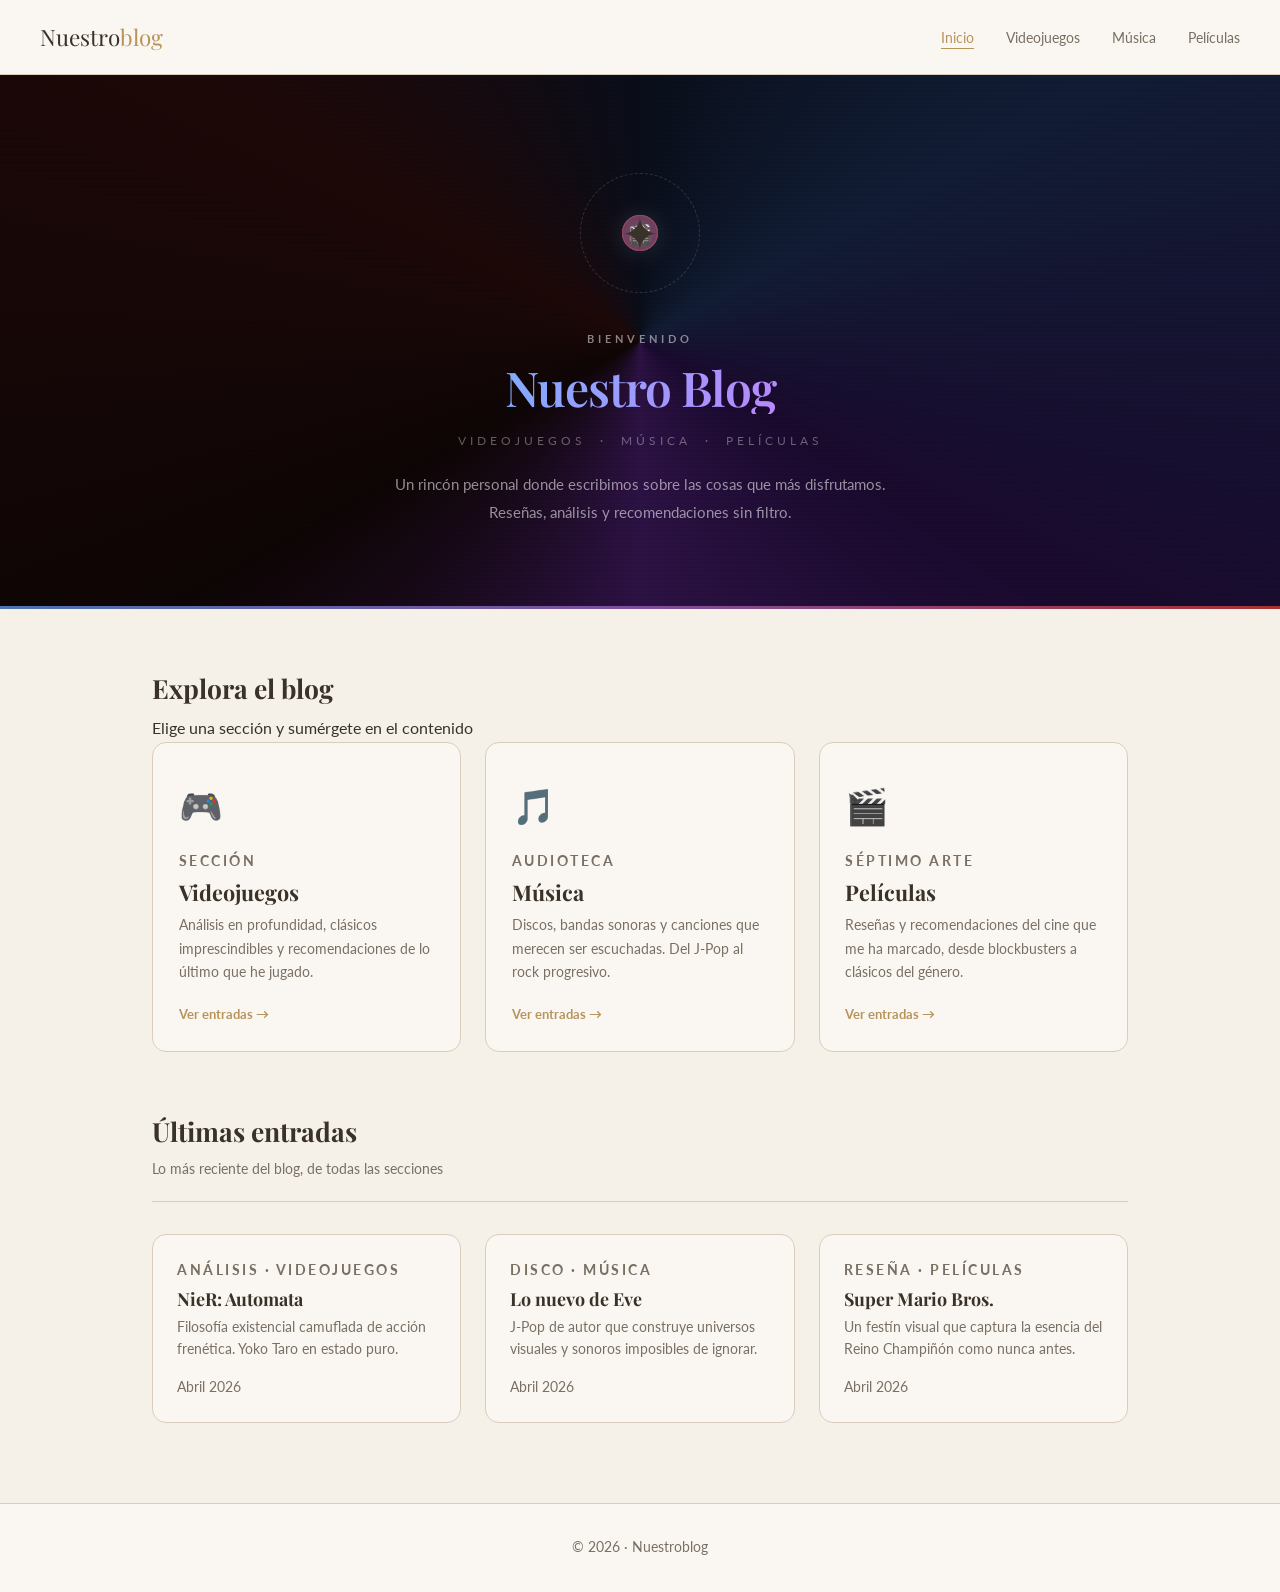
<file: index.html>
<!DOCTYPE html>
<html lang="es">
<head>
  <meta charset="UTF-8" />
  <meta name="viewport" content="width=device-width, initial-scale=1.0" />
  <title>Inicio · Nuestro Blog</title>
  <link href="https://fonts.googleapis.com/css2?family=Playfair+Display:ital,wght@0,400;0,600;1,400&family=Lato:wght@300;400;700&family=Orbitron:wght@700;900&display=swap" rel="stylesheet" />
  <link rel="stylesheet" href="CssPopUp.css" />
  <style>
    /* ══════════════════════════════════════════════
       HERO ÍNDICE — fusión de las 3 temáticas
       Fondo: gradiente tricolor giratorio
       Elementos: píxeles (juegos) + notas (música) + polvo (cine)
       Logo: 3 iconos orbitando + título central
    ══════════════════════════════════════════════ */
    .hero-index {
      position: relative;
      overflow: hidden;
      min-height: 420px;
      display: flex;
      flex-direction: column;
      align-items: center;
      justify-content: center;
      padding: 5.5rem 2rem 5rem;
      text-align: center;
      border-bottom: none;
    }

    /* Fondo: gradiente tricolor que rota lentamente */
    .hero-index::before {
      content: '';
      position: absolute;
      inset: -50%;
      background: conic-gradient(
        from 0deg,
        #0a0e1a 0deg,   /* juegos: azul oscuro */
        #111d35 60deg,
        #1a0a2e 120deg, /* música: violeta */
        #2d1245 180deg,
        #0e0505 240deg, /* cine: rojo oscuro */
        #1e0808 300deg,
        #0a0e1a 360deg
      );
      animation: bgRotate 20s linear infinite;
      z-index: 0;
    }
    @keyframes bgRotate { from{transform:rotate(0deg)} to{transform:rotate(360deg)} }

    /* Capa de grano sutil sobre todo */
    .hero-index::after {
      content: '';
      position: absolute;
      inset: 0;
      background: repeating-linear-gradient(0deg,transparent,transparent 2px,rgba(0,0,0,.06) 2px,rgba(0,0,0,.06) 4px);
      pointer-events: none;
      z-index: 1;
    }

    /* ── Partículas combinadas ── */
    .fusion-particles { position: absolute; inset: 0; z-index: 2; pointer-events: none; }

    /* Píxeles (juegos) */
    .fp { position:absolute; border-radius:1px; opacity:0; animation:fpFloat linear infinite; }
    .fp.j1{width:5px;height:5px;background:#4fc3f7;left:5%;animation-duration:4s;animation-delay:0s}
    .fp.j2{width:4px;height:4px;background:#ff6b9d;left:20%;animation-duration:5.5s;animation-delay:.8s}
    .fp.j3{width:6px;height:6px;background:#4fffb0;left:35%;animation-duration:3.8s;animation-delay:1.6s}
    .fp.j4{width:4px;height:4px;background:#ffde59;left:80%;animation-duration:4.8s;animation-delay:.4s}
    .fp.j5{width:5px;height:5px;background:#4fc3f7;left:92%;animation-duration:5s;animation-delay:2s}
    @keyframes fpFloat { 0%{opacity:0;transform:translateY(0) rotate(0)} 15%{opacity:.9} 85%{opacity:.7} 100%{opacity:0;transform:translateY(-120px) rotate(60deg)} }

    /* Notas musicales */
    .fn { position:absolute; opacity:0; color:rgba(192,132,252,.75); font-size:1.4rem; animation:fnFloat ease-in-out infinite; user-select:none; }
    .fn.m1{left:10%;font-size:1.8rem;animation-duration:5s;animation-delay:.3s}
    .fn.m2{left:28%;font-size:1.2rem;animation-duration:6s;animation-delay:1.2s}
    .fn.m3{left:55%;font-size:1.6rem;animation-duration:4.5s;animation-delay:2.2s}
    .fn.m4{left:72%;font-size:1.1rem;animation-duration:5.5s;animation-delay:.7s}
    .fn.m5{left:88%;font-size:1.9rem;animation-duration:4.8s;animation-delay:1.8s}
    @keyframes fnFloat { 0%{opacity:0;transform:translateY(50px) rotate(-10deg)} 20%{opacity:.8} 80%{opacity:.6} 100%{opacity:0;transform:translateY(-90px) rotate(10deg)} }

    /* Polvo de cine */
    .fd { position:absolute; width:2px;height:2px;border-radius:50%;background:rgba(255,180,100,.55);opacity:0;animation:fdFloat linear infinite; }
    .fd.c1{left:15%;animation-duration:7s;animation-delay:0s}
    .fd.c2{left:42%;animation-duration:5.5s;animation-delay:1.5s}
    .fd.c3{left:65%;animation-duration:8s;animation-delay:.6s}
    .fd.c4{left:85%;animation-duration:6.5s;animation-delay:2.5s}
    @keyframes fdFloat { 0%{opacity:0;transform:translateY(180px)} 20%{opacity:.7} 80%{opacity:.5} 100%{opacity:0;transform:translateY(-50px) translateX(15px)} }

    /* ── Logo central: 3 iconos orbitando ── */
    .fusion-logo {
      position: relative;
      z-index: 3;
      width: 140px;
      height: 140px;
      margin-bottom: 1.6rem;
    }
    /* Anillo orbital */
    .fusion-logo::before {
      content: '';
      position: absolute;
      inset: 10px;
      border-radius: 50%;
      border: 1.5px dashed rgba(255,255,255,.15);
      animation: orbitRing 12s linear infinite;
    }
    @keyframes orbitRing { from{transform:rotate(0deg)} to{transform:rotate(360deg)} }

    /* Núcleo central — ✦ que hace shimmer */
    .fusion-core {
      position: absolute;
      inset: 0;
      display: flex;
      align-items: center;
      justify-content: center;
      font-size: 2.8rem;
      filter: drop-shadow(0 0 14px rgba(255,255,255,.5));
      animation: corePulse 3s ease-in-out infinite;
      z-index: 1;
    }
    @keyframes corePulse { 0%,100%{filter:drop-shadow(0 0 10px rgba(255,255,255,.4));transform:scale(1)} 50%{filter:drop-shadow(0 0 24px rgba(255,255,255,.8));transform:scale(1.08)} }

    /* Iconos en órbita */
    .orbit-icon {
      position: absolute;
      width: 36px;
      height: 36px;
      border-radius: 50%;
      display: flex;
      align-items: center;
      justify-content: center;
      font-size: 1.2rem;
      top: 50%; left: 50%;
      margin: -18px;
      animation: orbit 8s linear infinite;
    }
    .orbit-icon.juego  { animation-delay: 0s;      background: rgba(76,116,176,.35);  border: 1px solid rgba(76,116,176,.6); }
    .orbit-icon.musica { animation-delay: -2.67s;   background: rgba(126,79,154,.35);  border: 1px solid rgba(126,79,154,.6); }
    .orbit-icon.cine   { animation-delay: -5.33s;   background: rgba(168,50,50,.35);   border: 1px solid rgba(168,50,50,.6); }
    @keyframes orbit {
      from { transform: rotate(0deg)   translateX(52px) rotate(0deg); }
      to   { transform: rotate(360deg) translateX(52px) rotate(-360deg); }
    }

    /* ── Título central ── */
    .fusion-titulo-wrap { position: relative; z-index: 3; }

    .fusion-titulo {
      font-family: 'Playfair Display', serif;
      font-size: 3.6rem;
      font-weight: 600;
      letter-spacing: -1px;
      line-height: 1.1;
      /* Texto multicolor cambiante */
      background: linear-gradient(90deg, #7ab0ff 0%, #c084fc 33%, #e07070 66%, #7ab0ff 100%);
      background-size: 300% auto;
      -webkit-background-clip: text;
      background-clip: text;
      color: transparent;
      animation: titleShimmer 5s linear infinite;
    }
    @keyframes titleShimmer { from{background-position:0% center} to{background-position:300% center} }

    .fusion-subtitulo {
      font-size: .78rem;
      letter-spacing: 4px;
      text-transform: uppercase;
      color: rgba(255,255,255,.35);
      margin-top: .8rem;
    }

    .fusion-desc {
      max-width: 500px;
      margin: 1.2rem auto 0;
      font-size: .95rem;
      color: rgba(255,255,255,.55);
      line-height: 1.8;
      position: relative;
      z-index: 3;
    }

    .hero-index .pagina-tag {
      color: rgba(255,255,255,.5);
      z-index: 3;
      position: relative;
      margin-bottom: .8rem;
    }

    /* ── Línea divisora tricolor bajo el hero ── */
    .tricolor-bar {
      height: 3px;
      background: linear-gradient(90deg, #4C74B0 0%, #7E4F9A 50%, #A83232 100%);
    }
  </style>
</head>
<body>

  <nav>
    <a href="index.html" class="nav-logo">Nuestro<span>blog</span></a>
    <ul class="nav-enlaces">
      <li><a href="index.html" class="activo">Inicio</a></li>
      <li><a href="PaginaVideojuegos.html">Videojuegos</a></li>
      <li><a href="PaginaMusica.html">Música</a></li>
      <li><a href="PaginaPelicula.html">Películas</a></li>
    </ul>
  </nav>

  <!-- HERO FUSIÓN -->
  <header class="inicio-hero hero-index">
    <!-- Partículas combinadas de las 3 temáticas -->
    <div class="fusion-particles" aria-hidden="true">
      <!-- Píxeles (juegos) -->
      <span class="fp j1"></span><span class="fp j2"></span><span class="fp j3"></span>
      <span class="fp j4"></span><span class="fp j5"></span>
      <!-- Notas (música) -->
      <span class="fn m1">♪</span><span class="fn m2">♫</span><span class="fn m3">♩</span>
      <span class="fn m4">♬</span><span class="fn m5">♪</span>
      <!-- Polvo (cine) -->
      <span class="fd c1"></span><span class="fd c2"></span>
      <span class="fd c3"></span><span class="fd c4"></span>
    </div>

    <!-- Logo 3 iconos en órbita -->
    <div class="fusion-logo" aria-hidden="true">
      <div class="fusion-core">✦</div>
      <div class="orbit-icon juego">🎮</div>
      <div class="orbit-icon musica">🎵</div>
      <div class="orbit-icon cine">🎬</div>
    </div>

    <p class="pagina-tag">Bienvenido</p>
    <div class="fusion-titulo-wrap">
      <h1 class="fusion-titulo">Nuestro Blog</h1>
      <p class="fusion-subtitulo">Videojuegos &nbsp;·&nbsp; Música &nbsp;·&nbsp; Películas</p>
    </div>
    <p class="fusion-desc">Un rincón personal donde escribimos sobre las cosas que más disfrutamos. Reseñas, análisis y recomendaciones sin filtro.</p>
  </header>
  <div class="tricolor-bar"></div>

  <!-- SECCIONES -->
  <main class="contenido">
    <h2 class="seccion-titulo">Explora el blog</h2>
    <p class="seccion-sub">Elige una sección y sumérgete en el contenido</p>

    <div class="seccion-grid">
      <a href="PaginaVideojuegos.html" class="card-seccion">
        <span class="cs-icono">🎮</span>
        <p class="cs-tag">Sección</p>
        <h3>Videojuegos</h3>
        <p>Análisis en profundidad, clásicos imprescindibles y recomendaciones de lo último que he jugado.</p>
        <span class="cs-cta">Ver entradas →</span>
      </a>
      <a href="PaginaMusica.html" class="card-seccion">
        <span class="cs-icono">🎵</span>
        <p class="cs-tag">Audioteca</p>
        <h3>Música</h3>
        <p>Discos, bandas sonoras y canciones que merecen ser escuchadas. Del J-Pop al rock progresivo.</p>
        <span class="cs-cta">Ver entradas →</span>
      </a>
      <a href="PaginaPelicula.html" class="card-seccion">
        <span class="cs-icono">🎬</span>
        <p class="cs-tag">Séptimo Arte</p>
        <h3>Películas</h3>
        <p>Reseñas y recomendaciones del cine que me ha marcado, desde blockbusters a clásicos del género.</p>
        <span class="cs-cta">Ver entradas →</span>
      </a>
    </div>

    <!-- ÚLTIMAS ENTRADAS -->
    <div class="ultimas">
      <h2>Últimas entradas</h2>
      <p class="sub">Lo más reciente del blog, de todas las secciones</p>
      <div class="grid">
        <a href="PaginaVideojuegos.html" class="card card-entrada" tabindex="0">
          <p class="card-tag">Análisis · Videojuegos</p>
          <h3>NieR: Automata</h3>
          <p>Filosofía existencial camuflada de acción frenética. Yoko Taro en estado puro.</p>
          <p class="card-fecha">Abril 2026</p>
        </a>
        <a href="PaginaMusica.html" class="card card-entrada" tabindex="0">
          <p class="card-tag">Disco · Música</p>
          <h3>Lo nuevo de Eve</h3>
          <p>J-Pop de autor que construye universos visuales y sonoros imposibles de ignorar.</p>
          <p class="card-fecha">Abril 2026</p>
        </a>
        <a href="PaginaPelicula.html" class="card card-entrada" tabindex="0">
          <p class="card-tag">Reseña · Películas</p>
          <h3>Super Mario Bros.</h3>
          <p>Un festín visual que captura la esencia del Reino Champiñón como nunca antes.</p>
          <p class="card-fecha">Abril 2026</p>
        </a>
      </div>
    </div>
  </main>

  <footer><p>© 2026 · Nuestroblog</p></footer>

</body>
</html>
</file>
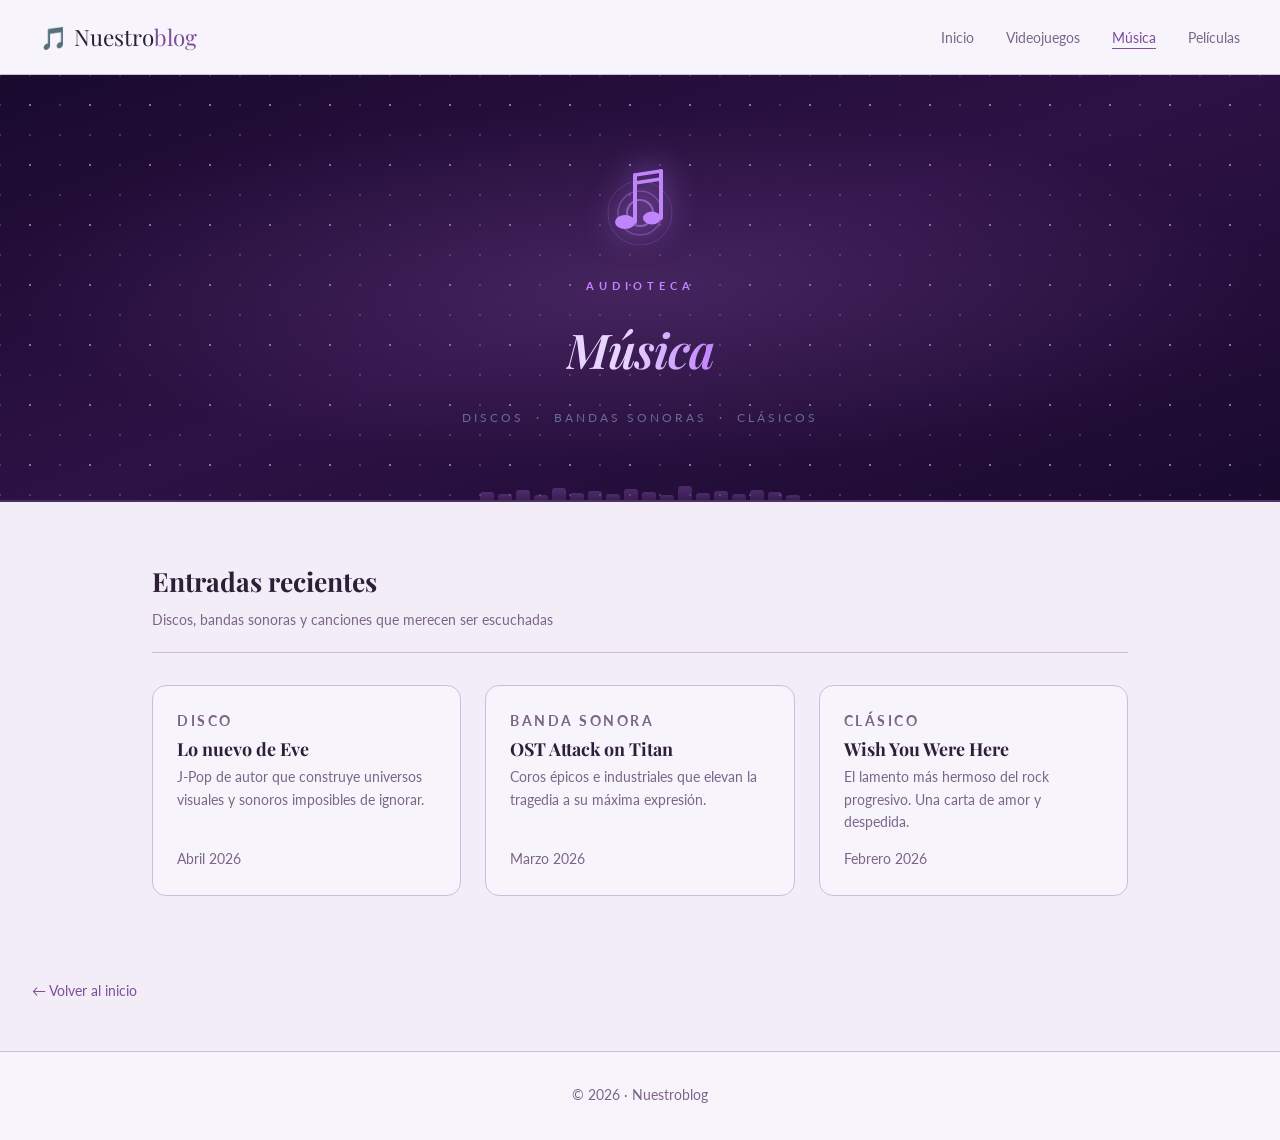
<file: PaginaMusica.html>
<!DOCTYPE html>
<html lang="es">
<head>
  <meta charset="UTF-8" />
  <meta name="viewport" content="width=device-width, initial-scale=1.0" />
  <title>Música · Nuestro Blog</title>
  <link href="https://fonts.googleapis.com/css2?family=Playfair+Display:ital,wght@0,400;0,600;1,400&family=Lato:wght@300;400;700&display=swap" rel="stylesheet" />
  <link rel="stylesheet" href="CssPopUp.css" />
</head>
<body class="tema-musica">

  <nav>
    <a href="index.html" class="nav-logo">Nuestro<span>blog</span></a>
    <ul class="nav-enlaces">
      <li><a href="index.html">Inicio</a></li>
      <li><a href="PaginaVideojuegos.html">Videojuegos</a></li>
      <li><a href="PaginaMusica.html" class="activo">Música</a></li>
      <li><a href="PaginaPelicula.html">Películas</a></li>
    </ul>
  </nav>

  <header class="pagina-hero hero-musica">
    <div class="notas-wrap" aria-hidden="true">
      <span class="nota">♪</span><span class="nota">♫</span>
      <span class="nota">♩</span><span class="nota">♬</span>
      <span class="nota">♪</span><span class="nota">♫</span>
      <span class="nota">♩</span><span class="nota">♬</span>
    </div>
    <div class="eq-wrap" aria-hidden="true">
      <span class="eq-bar"></span><span class="eq-bar"></span><span class="eq-bar"></span>
      <span class="eq-bar"></span><span class="eq-bar"></span><span class="eq-bar"></span>
      <span class="eq-bar"></span><span class="eq-bar"></span><span class="eq-bar"></span>
      <span class="eq-bar"></span><span class="eq-bar"></span><span class="eq-bar"></span>
      <span class="eq-bar"></span><span class="eq-bar"></span><span class="eq-bar"></span>
      <span class="eq-bar"></span><span class="eq-bar"></span><span class="eq-bar"></span>
    </div>

    <div class="hero-logo-wrap" aria-hidden="true">
      <svg class="hero-logo-svg-musica" viewBox="0 0 100 90" xmlns="http://www.w3.org/2000/svg">
        <circle cx="50" cy="58" r="32" fill="none" stroke="currentColor" stroke-width="1"   opacity=".2"/>
        <circle cx="50" cy="58" r="22" fill="none" stroke="currentColor" stroke-width="1.5" opacity=".35"/>
        <circle cx="50" cy="58" r="13" fill="none" stroke="currentColor" stroke-width="2"   opacity=".55"/>
        <ellipse cx="35" cy="67" rx="10" ry="7" fill="currentColor"/>
        <line x1="45" y1="67" x2="45" y2="20" stroke="currentColor" stroke-width="4" stroke-linecap="round"/>
        <ellipse cx="62" cy="63" rx="9" ry="6.5" fill="currentColor"/>
        <line x1="71" y1="63" x2="71" y2="16" stroke="currentColor" stroke-width="4" stroke-linecap="round"/>
        <line x1="45" y1="20" x2="71" y2="16" stroke="currentColor" stroke-width="3.5" stroke-linecap="round"/>
        <line x1="45" y1="28" x2="71" y2="24" stroke="currentColor" stroke-width="3.5" stroke-linecap="round"/>
      </svg>
    </div>

    <p class="pagina-tag">Audioteca</p>
    <h1 class="hero-titulo-music">Música</h1>
    <p class="hero-sub">Discos &nbsp;·&nbsp; Bandas Sonoras &nbsp;·&nbsp; Clásicos</p>
  </header>

  <main class="contenido">
    <h2>Entradas recientes</h2>
    <p class="sub">Discos, bandas sonoras y canciones que merecen ser escuchadas</p>
    <div class="grid">

      <div class="card" tabindex="0" role="button"
           data-title="Eve — Kaikaikitan MV" data-tag="Disco"
           data-video="https://www.youtube.com/watch?v=1tk1pqwrOys"
           data-audio="canciones/cancionEve.mp3"
           data-review="Eve es uno de esos artistas que emergen del ecosistema Vocaloid para transformarlo en algo completamente propio. Sus composiciones combinan ritmos vertiginosos con melodías melancólicas de una manera que parece contradictoria sobre el papel, pero que en la práctica resulta adictiva.<br><br>Lo que distingue a Eve del J-Pop convencional es su obsesión por la coherencia visual y sonora: cada vídeo, cada portada, cada letra construye un universo que se sostiene solo. Las temáticas giran alrededor de la alienación juvenil, el miedo a crecer y la búsqueda desesperada de conexión.<br><br>Su catálogo es una entrada perfecta para quien quiera entender la nueva ola del pop japonés de autor: ambicioso, técnicamente impecable y genuinamente emocionante.">
        <p class="card-tag">Disco</p>
        <h3>Lo nuevo de Eve</h3>
        <p>J-Pop de autor que construye universos visuales y sonoros imposibles de ignorar.</p>
        <p class="card-fecha">Abril 2026</p>
      </div>

      <div class="card" tabindex="0" role="button"
           data-title="Attack on Titan — OST Hiroyuki Sawano" data-tag="Banda Sonora"
           data-video="https://www.youtube.com/watch?v=jfAbX-Fg9N0"
           data-audio="canciones/AOT.mp3"
           data-review="Hiroyuki Sawano es el arquitecto de algunas de las bandas sonoras más viscerales del anime moderno, pero su trabajo en Attack on Titan lo sitúa en una categoría aparte. La clave está en la tensión entre lo grandioso y lo íntimo: coros masivos sobre percusión industrial que ceden paso de repente a un piano solitario.<br><br>Temas como Vogel im Käfig no son simples acompañamientos; son declaraciones emocionales que anticipan y amplifican las escenas que ilustran. El uso de letras en alemán, inglés y japonés fragmentados crea una sensación de caos lingüístico que encaja con la narrativa de un mundo al borde del colapso.<br><br>Una banda sonora que funciona perfectamente fuera de su contexto original. Ponla mientras trabajas y observa cómo lo transforma todo en una épica de proporciones cósmicas.">
        <p class="card-tag">Banda Sonora</p>
        <h3>OST Attack on Titan</h3>
        <p>Coros épicos e industriales que elevan la tragedia a su máxima expresión.</p>
        <p class="card-fecha">Marzo 2026</p>
      </div>

      <div class="card" tabindex="0" role="button"
           data-title="Pink Floyd — Wish You Were Here" data-tag="Clásico"
           data-video="https://www.youtube.com/watch?v=K6qj09OHvjw"
           data-audio="canciones/Floyd.mp3"
           data-review="Publicado en 1975 como homenaje a Syd Barrett, fundador de la banda y consumido por la enfermedad mental, Wish You Were Here es uno de los álbumes más honestos y dolorosos del rock progresivo. No es un disco de virtuosismo técnico; es un lamento.<br><br>La guitarra de David Gilmour en la canción que da título al álbum es posiblemente la más expresiva de su carrera: cada bend, cada vibrato parece respirar con una tristeza inconsolable. Y Shine On You Crazy Diamond es una elegía de veinte minutos que comienza con una sola nota y construye algo que se parece mucho al duelo real.<br><br>La gran pregunta que plantea el álbum —¿cuándo dejamos de estar verdaderamente presentes en nuestra propia vida?— es tan pertinente hoy como hace cincuenta años.">
        <p class="card-tag">Clásico</p>
        <h3>Wish You Were Here</h3>
        <p>El lamento más hermoso del rock progresivo. Una carta de amor y despedida.</p>
        <p class="card-fecha">Febrero 2026</p>
      </div>

    </div>
  </main>

  <div id="modal" class="modal-overlay" role="dialog" aria-modal="true" aria-labelledby="modal-title">
    <div class="modal-panel">
      <button class="close-btn" aria-label="Cerrar">&times;</button>
      <div class="modal-cabecera">
        <p class="modal-subtag" id="modal-tag"></p>
        <h2 id="modal-title"></h2>
      </div>
      <a id="modal-video-link" class="modal-video-link" href="#" target="_blank" rel="noopener noreferrer">
        <span class="mvl-icon">▶</span>
        <span class="mvl-texto">
          <span class="mvl-sub">Escuchar en YouTube</span>
          <span class="mvl-titulo" id="modal-video-titulo"></span>
        </span>
      </a>
      <div class="modal-resena" id="modal-resena"></div>
      <div class="comments-section">
        <h3>¿Qué te transmite?</h3>
        <div class="comment-form">
          <input type="text" id="comment-input" placeholder="Comparte tu experiencia auditiva…" autocomplete="off" />
          <button id="btn-comment">Publicar</button>
        </div>
        <div id="comment-list" class="comment-list">
          <p class="no-comments">Sé el primero en comentar.</p>
        </div>
      </div>
    </div>
  </div>

  <a href="index.html" class="volver">← Volver al inicio</a>
  <footer><p>© 2026 · Nuestroblog</p></footer>

  <!-- Música de fondo (lofi jazz) — pon el mp3 en canciones/bg-musica.mp3 -->
  <audio id="bg-audio" src="canciones/bg-musica.mp3" preload="none"></audio>
  <audio id="modal-audio" preload="none"></audio>

  <button id="bg-control" title="Silenciar música" aria-label="Control música de fondo">
    <span id="bg-icon">🎵</span>
    <span class="bg-bar" aria-hidden="true">
      <span></span><span></span><span></span><span></span><span></span>
    </span>
  </button>

  <script src="jsPopUp.js"></script>
</body>
</html>
</file>
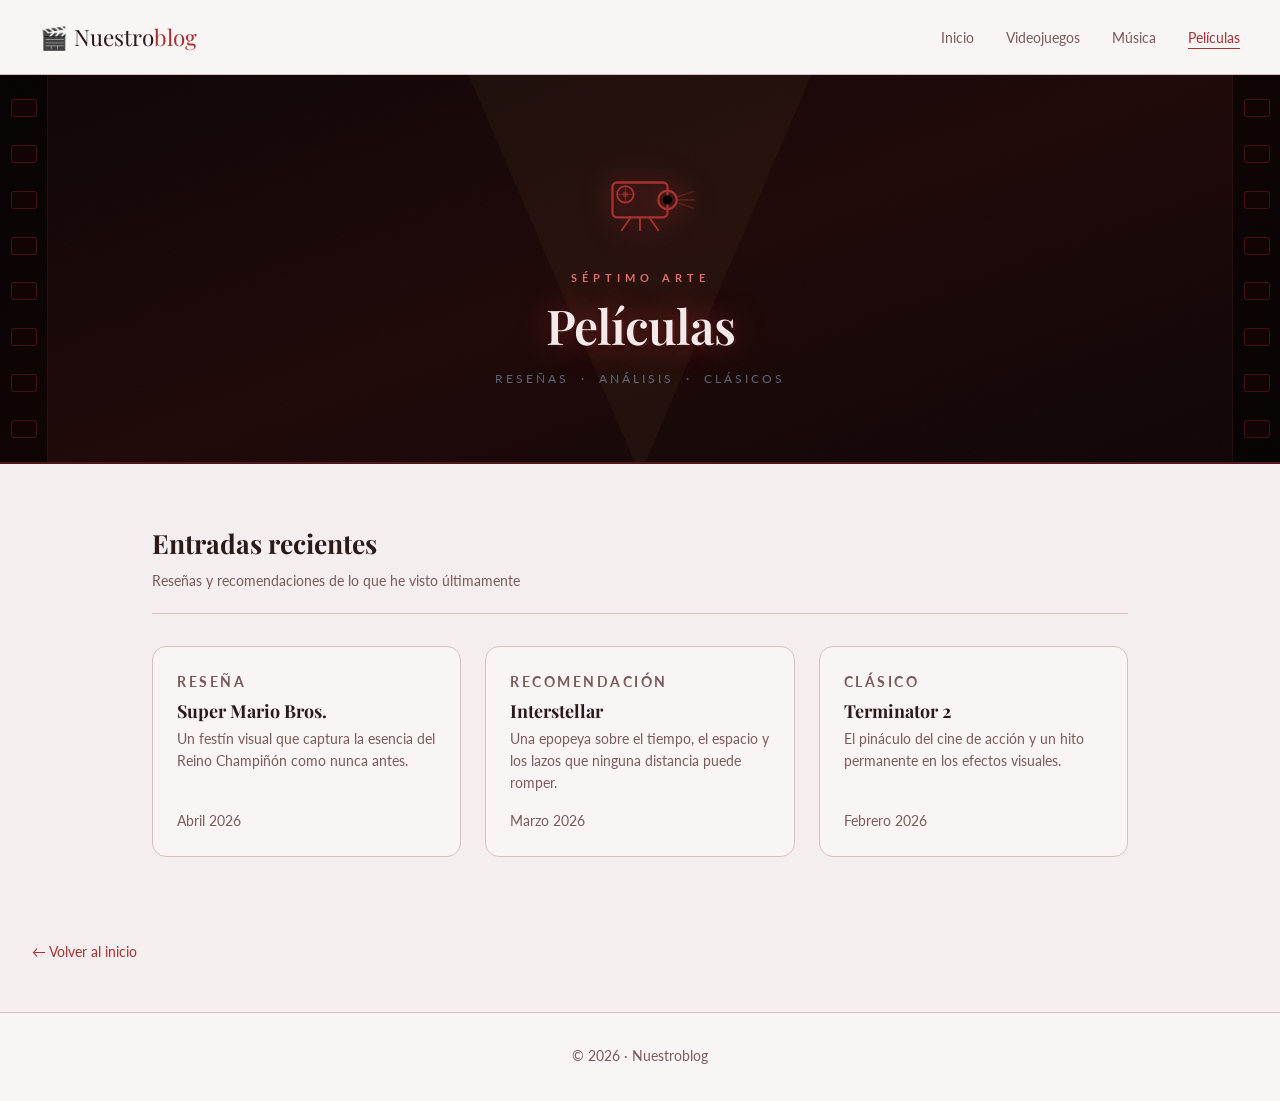
<file: PaginaPelicula.html>
<!DOCTYPE html>
<html lang="es">
<head>
  <meta charset="UTF-8" />
  <meta name="viewport" content="width=device-width, initial-scale=1.0" />
  <title>Películas · Nuestro Blog</title>
  <link href="https://fonts.googleapis.com/css2?family=Playfair+Display:ital,wght@0,400;0,600;1,400&family=Lato:wght@300;400;700&display=swap" rel="stylesheet" />
  <link rel="stylesheet" href="CssPopUp.css" />
</head>
<body class="tema-pelicula">

  <nav>
    <a href="index.html" class="nav-logo">Nuestro<span>blog</span></a>
    <ul class="nav-enlaces">
      <li><a href="index.html">Inicio</a></li>
      <li><a href="PaginaVideojuegos.html">Videojuegos</a></li>
      <li><a href="PaginaMusica.html">Música</a></li>
      <li><a href="PaginaPelicula.html" class="activo">Películas</a></li>
    </ul>
  </nav>

  <header class="pagina-hero hero-pelicula">
    <div class="film-strip left" aria-hidden="true">
      <span class="film-hole"></span><span class="film-hole"></span><span class="film-hole"></span>
      <span class="film-hole"></span><span class="film-hole"></span><span class="film-hole"></span>
      <span class="film-hole"></span><span class="film-hole"></span>
    </div>
    <div class="film-strip right" aria-hidden="true">
      <span class="film-hole"></span><span class="film-hole"></span><span class="film-hole"></span>
      <span class="film-hole"></span><span class="film-hole"></span><span class="film-hole"></span>
      <span class="film-hole"></span><span class="film-hole"></span>
    </div>
    <div class="projector-beam" aria-hidden="true"></div>
    <div class="dust-wrap" aria-hidden="true">
      <span class="dust"></span><span class="dust"></span><span class="dust"></span>
      <span class="dust"></span><span class="dust"></span><span class="dust"></span>
      <span class="dust"></span><span class="dust"></span>
    </div>

    <div class="hero-logo-wrap" aria-hidden="true">
      <svg class="hero-logo-svg-cine" viewBox="0 0 120 90" xmlns="http://www.w3.org/2000/svg">
        <rect x="30" y="30" width="60" height="38" rx="5" fill="none" stroke="currentColor" stroke-width="2.5"/>
        <circle cx="90" cy="49" r="10" fill="none" stroke="currentColor" stroke-width="2.5"/>
        <circle cx="90" cy="49" r="5" class="lens-blink"/>
        <line x1="50" y1="68" x2="40" y2="82" stroke="currentColor" stroke-width="2" stroke-linecap="round"/>
        <line x1="70" y1="68" x2="80" y2="82" stroke="currentColor" stroke-width="2" stroke-linecap="round"/>
        <line x1="60" y1="68" x2="60" y2="82" stroke="currentColor" stroke-width="2" stroke-linecap="round"/>
        <g class="reel">
          <circle cx="44" cy="43" r="9" fill="none" stroke="currentColor" stroke-width="2"/>
          <line x1="44" y1="34" x2="44" y2="52" stroke="currentColor" stroke-width="1.5" opacity=".5"/>
          <line x1="35" y1="43" x2="53" y2="43" stroke="currentColor" stroke-width="1.5" opacity=".5"/>
          <circle cx="44" cy="43" r="3" fill="currentColor" opacity=".6"/>
        </g>
        <line x1="100" y1="46" x2="118" y2="40" stroke="currentColor" stroke-width="1.5" opacity=".4" stroke-linecap="round"/>
        <line x1="100" y1="49" x2="120" y2="49" stroke="currentColor" stroke-width="1.5" opacity=".5" stroke-linecap="round"/>
        <line x1="100" y1="52" x2="118" y2="58" stroke="currentColor" stroke-width="1.5" opacity=".4" stroke-linecap="round"/>
      </svg>
    </div>

    <p class="pagina-tag">Séptimo Arte</p>
    <h1 class="hero-titulo-cine">Películas</h1>
    <p class="hero-sub">Reseñas &nbsp;·&nbsp; Análisis &nbsp;·&nbsp; Clásicos</p>
  </header>

  <main class="contenido">
    <h2>Entradas recientes</h2>
    <p class="sub">Reseñas y recomendaciones de lo que he visto últimamente</p>
    <div class="grid">

      <div class="card" tabindex="0" role="button"
           data-title="Super Mario Bros. La Película" data-tag="Reseña"
           data-video="https://www.youtube.com/watch?v=TnGl01FkMMo"
           data-audio="canciones/Mario.mp3"
           data-review="La adaptación que los fans llevaban décadas esperando llegó, finalmente, sin decepcionar. Illumination y Nintendo lograron traducir el frenetismo, los colores imposibles y las físicas absurdas del videojuego a la pantalla grande sin que el resultado se sintiera forzado.<br><br>Más allá de la nostalgia, la película brilla por su ritmo implacable y una banda sonora de Brian Tyler que reimagina las composiciones de Koji Kondo con una nueva dimensión épica. Jack Black se roba la función entera con un Bowser aterrador y cómico a partes iguales, y su número musical Peaches es uno de los momentos más inesperadamente brillantes del cine de animación reciente.<br><br>No pretende ser una obra de arte profunda. Es un parque de atracciones de 90 minutos diseñado para hacerte sentir como un niño frente a una Super Nintendo, y en eso es absolutamente perfecta.">
        <p class="card-tag">Reseña</p>
        <h3>Super Mario Bros.</h3>
        <p>Un festín visual que captura la esencia del Reino Champiñón como nunca antes.</p>
        <p class="card-fecha">Abril 2026</p>
      </div>

      <div class="card" tabindex="0" role="button"
           data-title="Interstellar" data-tag="Recomendación"
           data-video="https://www.youtube.com/watch?v=2LqzF5WauAw"
           data-audio="canciones/Interstellar.mp3"
           data-review="Christopher Nolan utiliza la astrofísica más rigurosa no como un fin en sí mismo, sino como vehículo para explorar preguntas que la ciencia nunca podrá responder del todo: ¿qué nos ata a quienes amamos? ¿Cuánto vale la supervivencia si exige abandonar a quienes dan sentido a esa supervivencia?<br><br>La grandeza de Interstellar no está solo en la precisión científica, sino en la actuación desgarradora de Matthew McConaughey y en la partitura de órgano de Hans Zimmer, que suena como un lamento cósmico que resuena en el pecho mucho después de que los créditos terminen.<br><br>Una película que postula que el amor es, literalmente, la única fuerza capaz de viajar entre dimensiones. Pocos blockbusters se han atrevido a tanto, y menos aún lo han conseguido.">
        <p class="card-tag">Recomendación</p>
        <h3>Interstellar</h3>
        <p>Una epopeya sobre el tiempo, el espacio y los lazos que ninguna distancia puede romper.</p>
        <p class="card-fecha">Marzo 2026</p>
      </div>

      <div class="card" tabindex="0" role="button"
           data-title="Terminator 2: El Juicio Final" data-tag="Clásico"
           data-video="https://www.youtube.com/watch?v=CRRlbK5w8AE"
           data-audio="canciones/Terminator.mp3"
           data-review="James Cameron hizo lo impensable: tomó una película de terror de ciencia ficción perfecta y la superó transformándola en la cumbre del cine de acción. T2 no solo revolucionó el CGI con el T-1000 de metal líquido, sino que construyó sobre esa base técnica un guion de precisión quirúrgica.<br><br>La evolución de Sarah Connor, de víctima traumatizada a guerrera paranoica, es uno de los estudios de personaje más interesantes de la ciencia ficción popular. Schwarzenegger ofrece aquí la mejor interpretación de su carrera encarnando a una máquina que aprende, torpemente, qué significa el valor de la vida humana.<br><br>Treinta años después de su estreno, las persecuciones siguen siendo inalcanzables y la pregunta que plantea —¿puede cambiarse el destino?— sigue sin respuesta. Un clásico absoluto e indestructible.">
        <p class="card-tag">Clásico</p>
        <h3>Terminator 2</h3>
        <p>El pináculo del cine de acción y un hito permanente en los efectos visuales.</p>
        <p class="card-fecha">Febrero 2026</p>
      </div>

    </div>
  </main>

  <div id="modal" class="modal-overlay" role="dialog" aria-modal="true" aria-labelledby="modal-title">
    <div class="modal-panel">
      <button class="close-btn" aria-label="Cerrar">&times;</button>
      <div class="modal-cabecera">
        <p class="modal-subtag" id="modal-tag"></p>
        <h2 id="modal-title"></h2>
      </div>
      <a id="modal-video-link" class="modal-video-link" href="#" target="_blank" rel="noopener noreferrer">
        <span class="mvl-icon">▶</span>
        <span class="mvl-texto">
          <span class="mvl-sub">Ver tráiler en YouTube</span>
          <span class="mvl-titulo" id="modal-video-titulo"></span>
        </span>
      </a>
      <div class="modal-resena" id="modal-resena"></div>
      <div class="comments-section">
        <h3>Comentarios</h3>
        <div class="comment-form">
          <input type="text" id="comment-input" placeholder="Deja tu crítica…" autocomplete="off" />
          <button id="btn-comment">Enviar</button>
        </div>
        <div id="comment-list" class="comment-list">
          <p class="no-comments">Sé el primero en comentar.</p>
        </div>
      </div>
    </div>
  </div>

  <a href="index.html" class="volver">← Volver al inicio</a>
  <footer><p>© 2026 · Nuestroblog</p></footer>

  <!-- Música de fondo (Star Wars / Indiana Jones) — pon el mp3 en canciones/bg-pelicula.mp3 -->
  <audio id="bg-audio" src="canciones/bg-pelicula.mp3" preload="none"></audio>
  <audio id="modal-audio" preload="none"></audio>

  <button id="bg-control" title="Silenciar música" aria-label="Control música de fondo">
    <span id="bg-icon">🎵</span>
    <span class="bg-bar" aria-hidden="true">
      <span></span><span></span><span></span><span></span><span></span>
    </span>
  </button>

  <script src="jsPopUp.js"></script>
</body>
</html>
</file>
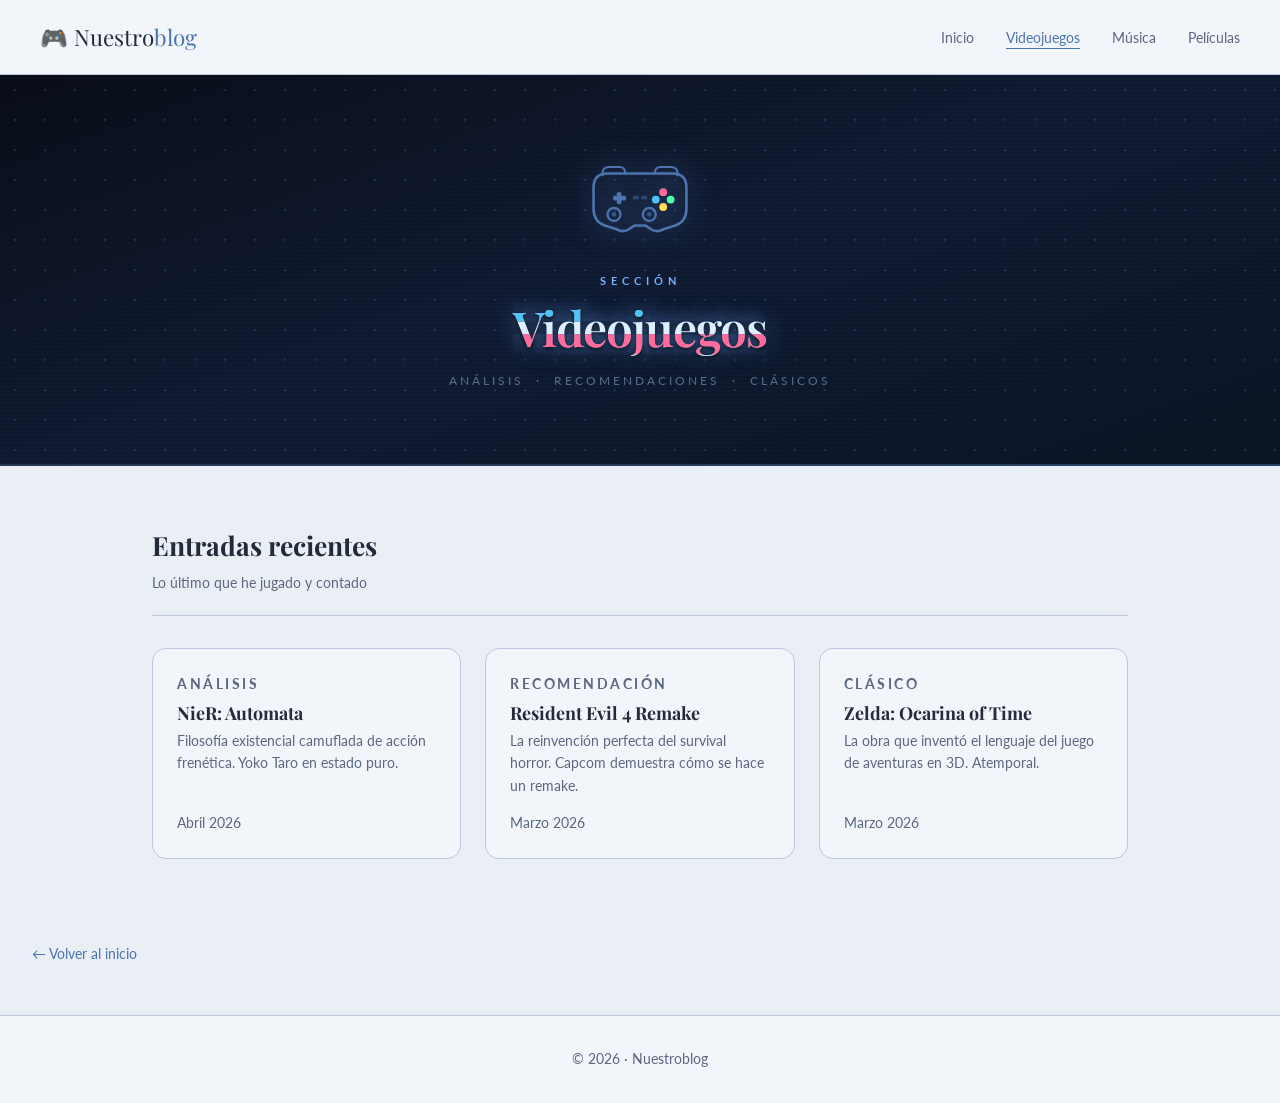
<file: PaginaVideojuegos.html>
<!DOCTYPE html>
<html lang="es">
<head>
  <meta charset="UTF-8" />
  <meta name="viewport" content="width=device-width, initial-scale=1.0" />
  <title>Videojuegos · Nuestro Blog</title>
  <link href="https://fonts.googleapis.com/css2?family=Playfair+Display:ital,wght@0,400;0,600;1,400&family=Lato:wght@300;400;700&family=Orbitron:wght@700;900&display=swap" rel="stylesheet" />
  <link rel="stylesheet" href="CssPopUp.css" />
</head>
<body class="tema-juegos">

  <nav>
    <a href="index.html" class="nav-logo">Nuestro<span>blog</span></a>
    <ul class="nav-enlaces">
      <li><a href="index.html">Inicio</a></li>
      <li><a href="PaginaVideojuegos.html" class="activo">Videojuegos</a></li>
      <li><a href="PaginaMusica.html">Música</a></li>
      <li><a href="PaginaPelicula.html">Películas</a></li>
    </ul>
  </nav>

  <header class="pagina-hero hero-juegos">
    <div class="px-wrap" aria-hidden="true">
      <span class="px"></span><span class="px"></span><span class="px"></span>
      <span class="px"></span><span class="px"></span><span class="px"></span>
      <span class="px"></span><span class="px"></span><span class="px"></span>
      <span class="px"></span>
    </div>

    <div class="hero-logo-wrap" aria-hidden="true">
      <svg class="hero-logo-svg" viewBox="0 0 140 100" xmlns="http://www.w3.org/2000/svg">
        <!-- Cuerpo del mando con agarres -->
        <path d="M 20 35 Q 20 20 35 20 L 105 20 Q 120 20 120 35 L 120 58
                 Q 120 72 108 76 L 95 80 Q 88 84 82 80 L 76 76 L 64 76
                 L 58 80 Q 52 84 45 80 L 32 76 Q 20 72 20 58 Z"
              fill="none" stroke="currentColor" stroke-width="2.8" stroke-linejoin="round"/>
        <!-- D-pad -->
        <rect x="41" y="44" width="14" height="5"  rx="1.5" fill="currentColor"/>
        <rect x="45" y="40" width="5"  height="13" rx="1.5" fill="currentColor"/>
        <!-- 4 botones -->
        <circle cx="95" cy="40" r="4.2" class="btn-hero b1"/>
        <circle cx="103" cy="48" r="4.2" class="btn-hero b2"/>
        <circle cx="95" cy="56" r="4.2" class="btn-hero b3"/>
        <circle cx="87" cy="48" r="4.2" class="btn-hero b4"/>
        <!-- Start / Select -->
        <rect x="62" y="44" width="7" height="4" rx="2" fill="currentColor" opacity=".45"/>
        <rect x="71" y="44" width="7" height="4" rx="2" fill="currentColor" opacity=".45"/>
        <!-- Joystick izq -->
        <circle cx="42" cy="64" r="7"   fill="none" stroke="currentColor" stroke-width="2.5"/>
        <circle cx="42" cy="64" r="2.5" fill="currentColor" opacity=".6"/>
        <!-- Joystick der -->
        <circle cx="80" cy="64" r="7"   fill="none" stroke="currentColor" stroke-width="2.5"/>
        <circle cx="80" cy="64" r="2.5" fill="currentColor" opacity=".6"/>
        <!-- Gatillos L / R -->
        <path d="M 30 22 Q 28 14 36 13 L 48 13 Q 54 13 54 20" fill="none" stroke="currentColor" stroke-width="2.2" stroke-linecap="round"/>
        <path d="M 110 22 Q 112 14 104 13 L 92 13 Q 86 13 86 20" fill="none" stroke="currentColor" stroke-width="2.2" stroke-linecap="round"/>
      </svg>
    </div>

    <p class="pagina-tag">Sección</p>
    <h1 class="hero-titulo-glitch" data-text="Videojuegos">Videojuegos</h1>
    <p class="hero-sub">Análisis &nbsp;·&nbsp; Recomendaciones &nbsp;·&nbsp; Clásicos</p>
  </header>

  <main class="contenido">
    <h2>Entradas recientes</h2>
    <p class="sub">Lo último que he jugado y contado</p>
    <div class="grid">

      <div class="card" tabindex="0" role="button"
           data-title="NieR: Automata" data-tag="Análisis"
           data-video="https://www.youtube.com/watch?v=wJxNhJ8fjFk"
           data-audio="canciones/NieR.mp3"
           data-review="NieR: Automata es mucho más que un videojuego: es un ensayo filosófico jugable. Yoko Taro construye un mundo post-apocalíptico donde androides y máquinas libran una guerra eterna, pero lo verdaderamente revolucionario es cómo utiliza la mecánica del juego para transmitir ideas sobre el existencialismo, el propósito y la identidad.<br><br>2B y 9S son protagonistas fascinantes cuya relación evoluciona de formas que pocos guiones de videojuegos han logrado. El combate es frenético y satisfactorio, pero cada rincón del mapa esconde textos, memorias y diálogos que amplían una narrativa de capas casi infinitas.<br><br>Sus múltiples finales no son trucos; son la declaración de intenciones de un creador que confía en la inteligencia del jugador. Una obra que se recuerda mucho después de apagar la consola.">
        <p class="card-tag">Análisis</p>
        <h3>NieR: Automata</h3>
        <p>Filosofía existencial camuflada de acción frenética. Yoko Taro en estado puro.</p>
        <p class="card-fecha">Abril 2026</p>
      </div>

      <div class="card" tabindex="0" role="button"
           data-title="Resident Evil 4 Remake" data-tag="Recomendación"
           data-video="https://www.youtube.com/watch?v=isN_Y9ULtXY"
           data-audio="canciones/Residente.mp3"
           data-review="Revisitar uno de los juegos más influyentes de la historia es una apuesta de alto riesgo. Capcom no solo salió airosa: entregó una lección magistral sobre cómo modernizar un clásico sin traicionar su esencia.<br><br>El remake mantiene el ritmo trepidante del original pero introduce a Leon con una profundidad emocional que el juego de 2005 apenas esbozaba. El diseño de niveles —el pueblo, el castillo, la isla— se siente denso y lleno de secretos ejecutados con el motor RE Engine a pleno rendimiento.<br><br>El nuevo sistema de parry añade una capa táctica que hace cada encuentro más satisfactorio. Una demostración de que los remakes pueden ser algo más que nostalgia enlatada.">
        <p class="card-tag">Recomendación</p>
        <h3>Resident Evil 4 Remake</h3>
        <p>La reinvención perfecta del survival horror. Capcom demuestra cómo se hace un remake.</p>
        <p class="card-fecha">Marzo 2026</p>
      </div>

      <div class="card" tabindex="0" role="button"
           data-title="Zelda: Ocarina of Time" data-tag="Clásico"
           data-video="https://www.youtube.com/watch?v=GwKLbjfjpZM"
           data-audio="canciones/Zelda.mp3"
           data-review="Hablar de Ocarina of Time podría parecer arqueología, pero sería un error: este juego inventó un lenguaje visual y de diseño que todavía hablan los mejores títulos de aventura actuales. El Z-targeting, las mazmorras temáticas, la narrativa distribuida por el mapa… todo nació aquí.<br><br>El viaje de Link a través del tiempo no es solo un recurso narrativo brillante; es una forma de estructurar un mundo que se siente vivo y consecuente. Hyrule cambia, envejece y sufre, y ese contraste entre la inocencia de la infancia y la crudeza de la edad adulta es emocionalmente poderoso.<br><br>Ningún jugador debería ignorar esta pieza. No como reliquia, sino como obra de arte funcional que sigue enseñando a diseñadores décadas después de su lanzamiento.">
        <p class="card-tag">Clásico</p>
        <h3>Zelda: Ocarina of Time</h3>
        <p>La obra que inventó el lenguaje del juego de aventuras en 3D. Atemporal.</p>
        <p class="card-fecha">Marzo 2026</p>
      </div>

    </div>
  </main>

  <div id="modal" class="modal-overlay" role="dialog" aria-modal="true" aria-labelledby="modal-title">
    <div class="modal-panel">
      <button class="close-btn" aria-label="Cerrar">&times;</button>
      <div class="modal-cabecera">
        <p class="modal-subtag" id="modal-tag"></p>
        <h2 id="modal-title"></h2>
      </div>
      <a id="modal-video-link" class="modal-video-link" href="#" target="_blank" rel="noopener noreferrer">
        <span class="mvl-icon">▶</span>
        <span class="mvl-texto">
          <span class="mvl-sub">Ver en YouTube</span>
          <span class="mvl-titulo" id="modal-video-titulo"></span>
        </span>
      </a>
      <div class="modal-resena" id="modal-resena"></div>
      <div class="comments-section">
        <h3>Comentarios</h3>
        <div class="comment-form">
          <input type="text" id="comment-input" placeholder="Escribe tu opinión…" autocomplete="off" />
          <button id="btn-comment">Comentar</button>
        </div>
        <div id="comment-list" class="comment-list">
          <p class="no-comments">Sé el primero en comentar.</p>
        </div>
      </div>
    </div>
  </div>

  <a href="index.html" class="volver">← Volver al inicio</a>
  <footer><p>© 2026 · Nuestroblog</p></footer>

  <!-- Música de fondo (Elden Ring intro) — pon el mp3 en canciones/bg-juegos.mp3 -->
  <audio id="bg-audio" src="canciones/bg-juegos.mp3" preload="none"></audio>
  <audio id="modal-audio" preload="none"></audio>

  <button id="bg-control" title="Silenciar música" aria-label="Control música de fondo">
    <span id="bg-icon">🎵</span>
    <span class="bg-bar" aria-hidden="true">
      <span></span><span></span><span></span><span></span><span></span>
    </span>
  </button>

  <script src="jsPopUp.js"></script>
</body>
</html>
</file>
<file: CssPopUp.css>
:root {
  --crema-fondo: #F5F0E8;
  --crema-card: #FAF7F2;
  --beige-borde: #D9CEBC;
  --acento: #B8935A;
  --acento-hover: #9c7b49;
  --texto-oscuro: #3A3228;
  --texto-medio: #7A6F63;
  --radio: 14px;
  --t: 0.22s ease;
}

*, *::before, *::after { margin: 0; padding: 0; box-sizing: border-box; }
html { scroll-behavior: smooth; }
body { font-family: 'Lato', sans-serif; background: var(--crema-fondo); color: var(--texto-oscuro); line-height: 1.75; }

/* NAV */
nav { display: flex; justify-content: space-between; align-items: center; padding: 1.1rem 2.5rem; background: var(--crema-card); border-bottom: 1px solid var(--beige-borde); position: sticky; top: 0; z-index: 200; }
.nav-logo { font-family: 'Playfair Display', serif; font-size: 1.4rem; color: var(--texto-oscuro); text-decoration: none; }
.nav-logo span { color: var(--acento); }
.nav-enlaces { list-style: none; display: flex; gap: 2rem; }
.nav-enlaces a { text-decoration: none; font-size: .9rem; color: var(--texto-medio); transition: color var(--t); position: relative; padding-bottom: 3px; }
.nav-enlaces a::after { content: ''; position: absolute; bottom: 0; left: 0; width: 0; height: 1.5px; background: var(--acento); transition: width var(--t); }
.nav-enlaces a:hover::after, .nav-enlaces a.activo::after { width: 100%; }
.nav-enlaces a:hover, .nav-enlaces a.activo { color: var(--acento); }

/* HERO BASE */
.pagina-hero { text-align: center; padding: 4.5rem 2rem 3.5rem; border-bottom: 1px solid var(--beige-borde); background: linear-gradient(180deg, var(--crema-card) 0%, var(--crema-fondo) 100%); }
.pagina-hero .icono { font-size: 3rem; margin-bottom: .8rem; display: block; }
.pagina-tag { font-size: .7rem; letter-spacing: 4px; text-transform: uppercase; color: var(--acento); margin-bottom: .5rem; font-weight: 700; }
.pagina-hero h1 { font-family: 'Playfair Display', serif; font-size: 3rem; font-weight: 600; letter-spacing: -1px; }

/* CONTENIDO */
.contenido { max-width: 1040px; margin: 3.5rem auto 5rem; padding: 0 2rem; }
.contenido h2 { font-family: 'Playfair Display', serif; font-size: 1.65rem; margin-bottom: .2rem; }
.sub { color: var(--texto-medio); font-size: .88rem; padding-bottom: 1.2rem; border-bottom: 1px solid var(--beige-borde); margin-bottom: 2rem; }

/* GRID + CARDS */
.grid { display: grid; grid-template-columns: repeat(3, 1fr); gap: 1.5rem; }
.card { background: var(--crema-card); border: 1px solid var(--beige-borde); border-radius: var(--radio); padding: 1.5rem; cursor: pointer; transition: transform var(--t), border-color var(--t), box-shadow var(--t); display: flex; flex-direction: column; gap: .35rem; user-select: none; }
.card:hover { transform: translateY(-5px); border-color: var(--acento); box-shadow: 0 8px 24px rgba(58,50,40,.1); }
.card:active { transform: translateY(-2px); }
.card:focus-visible { outline: 2px solid var(--acento); outline-offset: 3px; }
.card-tag { font-size: .68rem; letter-spacing: 2.5px; text-transform: uppercase; color: var(--acento); font-weight: 700; }
.card h3 { font-family: 'Playfair Display', serif; font-size: 1.12rem; line-height: 1.3; }
.card > p { font-size: .87rem; color: var(--texto-medio); line-height: 1.6; }
.card-fecha { font-size: .76rem; color: var(--texto-medio); margin-top: auto; padding-top: .6rem; }

/* VOLVER + FOOTER */
.volver { display: inline-block; margin: 0 2rem 3rem; font-size: .87rem; color: var(--acento); text-decoration: none; transition: color var(--t); }
.volver:hover { color: var(--texto-oscuro); }
footer { text-align: center; padding: 2rem; border-top: 1px solid var(--beige-borde); background: var(--crema-card); }
footer p { font-size: .85rem; color: var(--texto-medio); }

/* ══════════════════════════════════════
   MODAL  —  animación en 3 fases
══════════════════════════════════════ */
.modal-overlay { display: none; position: fixed; inset: 0; z-index: 1000; background: rgba(30,22,14,0); backdrop-filter: blur(0px); align-items: center; justify-content: center; transition: background .4s ease, backdrop-filter .4s ease; }
.modal-overlay.abierto { background: rgba(30,22,14,.82); backdrop-filter: blur(7px); }
.modal-panel { background: var(--crema-card); border-radius: 18px; width: 92%; max-width: 780px; max-height: 90vh; overflow-y: auto; overflow-x: hidden; position: relative; box-shadow: 0 32px 64px rgba(0,0,0,.3); transform: translateY(40px) scale(.94); opacity: 0; transition: transform .45s cubic-bezier(.16,1,.3,1), opacity .35s ease; }
.modal-overlay.abierto .modal-panel { transform: translateY(0) scale(1); opacity: 1; }

/* Stagger secciones */
.modal-cabecera, .modal-video-link, .modal-resena, .comments-section { opacity: 0; transform: translateY(12px); transition: opacity .3s ease, transform .3s ease; }
.modal-overlay.abierto .modal-cabecera  { opacity: 1; transform: none; transition-delay: .18s; }
.modal-overlay.abierto .modal-video-link{ opacity: 1; transform: none; transition-delay: .26s; }
.modal-overlay.abierto .modal-resena    { opacity: 1; transform: none; transition-delay: .33s; }
.modal-overlay.abierto .comments-section{ opacity: 1; transform: none; transition-delay: .40s; }

/* Botón cerrar */
.close-btn { position: absolute; top: 1rem; right: 1rem; width: 34px; height: 34px; display: flex; align-items: center; justify-content: center; background: var(--crema-fondo); border: 1px solid var(--beige-borde); border-radius: 50%; color: var(--texto-medio); font-size: 1.1rem; cursor: pointer; z-index: 10; transition: background var(--t), color var(--t), border-color var(--t), transform .25s ease; font-family: inherit; line-height: 1; }
.close-btn:hover { background: var(--acento); color: #fff; border-color: var(--acento); transform: rotate(90deg); }

/* Cabecera modal */
.modal-cabecera { padding: 1.8rem 2rem 1.2rem; padding-right: 3.5rem; }
.modal-subtag { font-size: .68rem; letter-spacing: 2.5px; text-transform: uppercase; color: var(--acento); font-weight: 700; margin-bottom: .4rem; }
.modal-cabecera h2 { font-family: 'Playfair Display', serif; font-size: 1.85rem; color: var(--texto-oscuro); line-height: 1.2; font-weight: 600; }

/* Link vídeo */
.modal-video-link { display: flex; align-items: center; gap: .9rem; margin: 0 2rem; padding: 1rem 1.4rem; background: var(--texto-oscuro); color: #FAF7F2; border-radius: 10px; text-decoration: none; transition: background .2s, transform .15s; }
.modal-video-link:hover { background: #4a3a2a; transform: scale(1.01); }
.modal-video-link:active { transform: scale(.98); }
.mvl-icon { width: 36px; height: 36px; min-width: 36px; background: var(--acento); border-radius: 50%; display: flex; align-items: center; justify-content: center; font-size: .9rem; padding-left: 3px; }
.mvl-texto { display: flex; flex-direction: column; }
.mvl-sub { font-size: .72rem; opacity: .65; margin-bottom: .1rem; }
.mvl-titulo { font-size: .95rem; font-weight: 700; }

/* Reseña */
.modal-resena { margin: 1.4rem 2rem; padding: 1.3rem 1.5rem; background: var(--crema-fondo); border-left: 3px solid var(--acento); border-radius: 0 10px 10px 0; font-size: .95rem; color: var(--texto-oscuro); line-height: 1.85; }
.modal-resena p + p { margin-top: .85rem; }

/* Comentarios */
.comments-section { margin: 0 2rem 2rem; border-top: 1px solid var(--beige-borde); padding-top: 1.4rem; }
.comments-section h3 { font-family: 'Playfair Display', serif; font-size: 1.2rem; margin-bottom: 1rem; }
.comment-form { display: flex; gap: .7rem; margin-bottom: 1.2rem; }
.comment-form input { flex: 1; padding: .72rem 1rem; border: 1px solid var(--beige-borde); border-radius: 8px; font-family: 'Lato', sans-serif; font-size: .88rem; background: var(--crema-fondo); color: var(--texto-oscuro); outline: none; transition: border-color var(--t); }
.comment-form input:focus { border-color: var(--acento); }
.comment-form button { padding: .72rem 1.3rem; background: var(--acento); color: #fff; border: none; border-radius: 8px; font-family: 'Lato', sans-serif; font-size: .85rem; font-weight: 700; cursor: pointer; transition: background var(--t), transform .1s; white-space: nowrap; }
.comment-form button:hover { background: var(--acento-hover); }
.comment-form button:active { transform: scale(.95); }
.comment-form button.enviado { background: #6a9c6a; pointer-events: none; }
.comment-list { display: flex; flex-direction: column; gap: .7rem; }
.comment-item { background: var(--crema-fondo); border: 1px solid var(--beige-borde); padding: .85rem 1rem; border-radius: 8px; font-size: .87rem; line-height: 1.6; animation: fadeUp .22s ease; }
@keyframes fadeUp { from{opacity:0;transform:translateY(-5px)} to{opacity:1;transform:translateY(0)} }
.comment-item strong { display: block; color: var(--acento); font-size: .72rem; letter-spacing: .5px; margin-bottom: .25rem; text-transform: uppercase; }
.no-comments { font-size: .85rem; color: var(--texto-medio); font-style: italic; }

/* ══════════════════════════════════════
   INDEX — HERO + SECCIONES
══════════════════════════════════════ */
.inicio-hero { text-align: center; padding: 5rem 2rem 4rem; background: linear-gradient(180deg, var(--crema-card) 0%, var(--crema-fondo) 100%); border-bottom: 1px solid var(--beige-borde); }
.inicio-hero .site-icon { font-size: 2.6rem; display: block; margin-bottom: 1rem; }
.inicio-hero h1 { font-family: 'Playfair Display', serif; font-size: 3rem; font-weight: 600; letter-spacing: -1px; margin-bottom: 1rem; }
.inicio-hero .descripcion { max-width: 520px; margin: 0 auto; font-size: .97rem; color: var(--texto-medio); line-height: 1.8; }
.seccion-grid { display: grid; grid-template-columns: repeat(3,1fr); gap: 1.5rem; }
.card-seccion { background: var(--crema-card); border: 1px solid var(--beige-borde); border-radius: var(--radio); padding: 2rem 1.6rem 1.6rem; text-decoration: none; color: inherit; display: flex; flex-direction: column; gap: .45rem; transition: transform var(--t), border-color var(--t), box-shadow var(--t); }
.card-seccion:hover { transform: translateY(-6px); border-color: var(--acento); box-shadow: 0 10px 28px rgba(58,50,40,.12); }
.cs-icono { font-size: 2.2rem; display: block; margin-bottom: .3rem; }
.cs-tag { font-size: .68rem; letter-spacing: 2.5px; text-transform: uppercase; color: var(--acento); font-weight: 700; }
.card-seccion h3 { font-family: 'Playfair Display', serif; font-size: 1.35rem; line-height: 1.25; }
.card-seccion > p { font-size: .88rem; color: var(--texto-medio); line-height: 1.65; flex: 1; }
.cs-cta { display: inline-block; margin-top: .8rem; font-size: .8rem; font-weight: 700; color: var(--acento); }
.ultimas { margin-top: 3.5rem; }
.ultimas h2 { font-family: 'Playfair Display', serif; font-size: 1.65rem; margin-bottom: .2rem; }
.ultimas .sub { color: var(--texto-medio); font-size: .88rem; padding-bottom: 1.2rem; border-bottom: 1px solid var(--beige-borde); margin-bottom: 2rem; }
.card-entrada { text-decoration: none; color: inherit; }

/* ══════════════════════════════════════
   TEMAS POR PÁGINA
══════════════════════════════════════ */
body.tema-juegos   { --crema-fondo:#EAEEF5; --crema-card:#F2F5FA; --beige-borde:#BBC8DE; --acento:#4C74B0; --acento-hover:#3a5f97; --texto-oscuro:#232B3A; --texto-medio:#5A6880; }
body.tema-musica   { --crema-fondo:#F2EDF6; --crema-card:#F8F4FB; --beige-borde:#CEBCDB; --acento:#7E4F9A; --acento-hover:#6b3f84; --texto-oscuro:#2D1F38; --texto-medio:#7A6688; }
body.tema-pelicula { --crema-fondo:#F5EEEE; --crema-card:#FAF5F5; --beige-borde:#DBBFBF; --acento:#A83232; --acento-hover:#8f2525; --texto-oscuro:#2A1A1A; --texto-medio:#7A5A5A; }

/* ══════════════════════════════════════
   HEROES ÉPICOS — CSS SEPARADO
══════════════════════════════════════ */

/* ── HERO VIDEOJUEGOS ── */
.hero-juegos { position:relative; overflow:hidden; padding:5rem 2rem 4.5rem; background:linear-gradient(160deg,#0a0e1a 0%,#111d35 50%,#0a1525 100%); border-bottom:2px solid rgba(76,116,176,.4); text-align:center; min-height:360px; display:flex; flex-direction:column; align-items:center; justify-content:center; }
.hero-juegos::before { content:''; position:absolute; inset:0; background-image:radial-gradient(circle,rgba(76,116,176,.3) 1px,transparent 1px); background-size:30px 30px; animation:gridScroll 18s linear infinite; z-index:0; }
@keyframes gridScroll { from{background-position:0 0} to{background-position:30px 30px} }
.hero-juegos::after { content:''; position:absolute; inset:0; background:repeating-linear-gradient(0deg,transparent,transparent 2px,rgba(0,0,0,.1) 2px,rgba(0,0,0,.1) 4px); pointer-events:none; z-index:1; }

.px-wrap { position:absolute; inset:0; pointer-events:none; z-index:1; }
.px { position:absolute; width:5px; height:5px; border-radius:1px; opacity:0; animation:floatPx linear infinite; }
.px:nth-child(1){left:5%;top:30%;background:#4fc3f7;animation-duration:4.2s;animation-delay:0s;width:8px;height:8px}
.px:nth-child(2){left:15%;top:65%;background:#7ab0ff;animation-duration:5s;animation-delay:.7s}
.px:nth-child(3){left:25%;top:20%;background:#ff6b9d;animation-duration:3.8s;animation-delay:1.4s}
.px:nth-child(4){left:38%;top:80%;background:#4fffb0;animation-duration:5.5s;animation-delay:.3s}
.px:nth-child(5){left:52%;top:10%;background:#ffde59;animation-duration:4.5s;animation-delay:1s}
.px:nth-child(6){left:63%;top:55%;background:#4fc3f7;animation-duration:3.5s;animation-delay:1.8s}
.px:nth-child(7){left:74%;top:35%;background:#ff6b9d;animation-duration:4.8s;animation-delay:.5s;width:7px;height:7px}
.px:nth-child(8){left:83%;top:70%;background:#7ab0ff;animation-duration:5.2s;animation-delay:1.2s}
.px:nth-child(9){left:91%;top:20%;background:#4fffb0;animation-duration:4s;animation-delay:.9s}
.px:nth-child(10){left:46%;top:90%;background:#ffde59;animation-duration:3.6s;animation-delay:2.1s}
@keyframes floatPx { 0%{opacity:0;transform:translateY(0) rotate(0deg)} 15%{opacity:.9} 85%{opacity:.7} 100%{opacity:0;transform:translateY(-110px) rotate(60deg)} }

.hero-logo-wrap { position:relative; z-index:2; margin-bottom:1.4rem; }
.hero-logo-svg { width:130px; height:auto; color:#4C74B0; filter:drop-shadow(0 0 14px rgba(76,116,176,.8)); animation:logoPulse 3s ease-in-out infinite; display:block; margin:0 auto; }
@keyframes logoPulse { 0%,100%{filter:drop-shadow(0 0 10px rgba(76,116,176,.6));transform:scale(1)} 50%{filter:drop-shadow(0 0 26px rgba(122,176,255,1));transform:scale(1.05)} }
.btn-hero{animation:btnBlink 2s ease-in-out infinite}
.btn-hero.b1{fill:#ff6b9d;animation-delay:0s}
.btn-hero.b2{fill:#4fffb0;animation-delay:.5s}
.btn-hero.b3{fill:#ffde59;animation-delay:1s}
.btn-hero.b4{fill:#4fc3f7;animation-delay:1.5s}
@keyframes btnBlink { 0%,100%{opacity:.85} 50%{opacity:1;filter:brightness(1.8) drop-shadow(0 0 5px currentColor)} }

.hero-titulo-glitch { font-family:'Orbitron',sans-serif; font-size:3.2rem; font-weight:900; color:#ddeeff; letter-spacing:3px; position:relative; z-index:2; text-shadow:0 0 24px rgba(76,116,176,.9),0 2px 4px rgba(0,0,0,.8); line-height:1.1; }
.hero-titulo-glitch::before,.hero-titulo-glitch::after { content:attr(data-text); position:absolute; left:0; top:0; width:100%; font-family:inherit; font-weight:inherit; font-size:inherit; letter-spacing:inherit; }
.hero-titulo-glitch::before { color:#4fc3f7; animation:glitchA 7s infinite; clip-path:polygon(0 0,100% 0,100% 38%,0 38%); }
.hero-titulo-glitch::after  { color:#ff6b9d; animation:glitchB 7s infinite; clip-path:polygon(0 62%,100% 62%,100% 100%,0 100%); }
@keyframes glitchA { 0%,90%,100%{transform:none;opacity:0} 92%{transform:translate(-4px,-2px);opacity:.7} 95%{transform:translate(4px,2px);opacity:.5} 98%{transform:translate(-2px,1px);opacity:.6} }
@keyframes glitchB { 0%,90%,100%{transform:none;opacity:0} 92%{transform:translate(4px,2px);opacity:.7} 95%{transform:translate(-4px,-2px);opacity:.5} 98%{transform:translate(2px,-1px);opacity:.6} }
.hero-juegos .pagina-tag { color:#7ab0ff; z-index:2; position:relative; letter-spacing:5px; margin-bottom:.7rem; }
.hero-sub { font-size:.78rem; letter-spacing:3px; text-transform:uppercase; color:rgba(180,210,255,.45); margin-top:1rem; z-index:2; position:relative; }
body.tema-juegos .nav-logo::before { content:'🎮 '; }

/* ── HERO MÚSICA ── */
.hero-musica { position:relative; overflow:hidden; padding:5rem 2rem 4.5rem; background:linear-gradient(160deg,#1a0a2e 0%,#2d1245 50%,#1a0a2e 100%); border-bottom:2px solid rgba(126,79,154,.5); text-align:center; min-height:360px; display:flex; flex-direction:column; align-items:center; justify-content:center; }
.hero-musica::before { content:''; position:absolute; inset:0; background-image:radial-gradient(circle,rgba(200,160,255,.5) 1px,transparent 1px),radial-gradient(circle,rgba(200,160,255,.25) 1px,transparent 1px); background-size:60px 60px,30px 30px; background-position:0 0,15px 15px; z-index:0; animation:starTwinkle 8s ease-in-out infinite alternate; }
@keyframes starTwinkle { from{opacity:.6} to{opacity:1} }
.hero-musica::after { content:''; position:absolute; inset:0; background:radial-gradient(ellipse 70% 60% at 50% 50%,rgba(126,79,154,.3) 0%,transparent 70%); z-index:0; pointer-events:none; }

.notas-wrap { position:absolute; inset:0; pointer-events:none; z-index:1; }
.nota { position:absolute; font-size:1.4rem; opacity:0; color:rgba(200,160,255,.7); animation:floatNota ease-in-out infinite; user-select:none; }
.nota:nth-child(1){left:6%;font-size:1.8rem;animation-duration:5s;animation-delay:0s}
.nota:nth-child(2){left:16%;font-size:1.1rem;animation-duration:6.5s;animation-delay:.8s}
.nota:nth-child(3){left:27%;font-size:2rem;animation-duration:4.5s;animation-delay:1.6s}
.nota:nth-child(4){left:40%;font-size:1.3rem;animation-duration:7s;animation-delay:.4s}
.nota:nth-child(5){left:55%;font-size:1.6rem;animation-duration:5.5s;animation-delay:2s}
.nota:nth-child(6){left:67%;font-size:1rem;animation-duration:4.8s;animation-delay:1.1s}
.nota:nth-child(7){left:78%;font-size:1.9rem;animation-duration:6s;animation-delay:.6s}
.nota:nth-child(8){left:89%;font-size:1.2rem;animation-duration:5.2s;animation-delay:1.8s}
@keyframes floatNota { 0%{opacity:0;transform:translateY(60px) rotate(-15deg)} 20%{opacity:.8} 80%{opacity:.6} 100%{opacity:0;transform:translateY(-80px) rotate(15deg)} }

.eq-wrap { position:absolute; bottom:0; left:0; right:0; height:70px; display:flex; align-items:flex-end; justify-content:center; gap:4px; padding:0 4rem; z-index:1; opacity:.25; }
.eq-bar { flex:1; max-width:14px; background:linear-gradient(to top,#7E4F9A,#c084fc); border-radius:3px 3px 0 0; animation:eqBounce ease-in-out infinite alternate; }
.eq-bar:nth-child(1){animation-duration:.55s;animation-delay:0s;min-height:8px}
.eq-bar:nth-child(2){animation-duration:.7s;animation-delay:.05s;min-height:6px}
.eq-bar:nth-child(3){animation-duration:.45s;animation-delay:.1s;min-height:10px}
.eq-bar:nth-child(4){animation-duration:.8s;animation-delay:.15s;min-height:5px}
.eq-bar:nth-child(5){animation-duration:.5s;animation-delay:.2s;min-height:12px}
.eq-bar:nth-child(6){animation-duration:.65s;animation-delay:.08s;min-height:7px}
.eq-bar:nth-child(7){animation-duration:.4s;animation-delay:.25s;min-height:9px}
.eq-bar:nth-child(8){animation-duration:.75s;animation-delay:.12s;min-height:6px}
.eq-bar:nth-child(9){animation-duration:.5s;animation-delay:.18s;min-height:11px}
.eq-bar:nth-child(10){animation-duration:.6s;animation-delay:.03s;min-height:8px}
.eq-bar:nth-child(11){animation-duration:.85s;animation-delay:.22s;min-height:5px}
.eq-bar:nth-child(12){animation-duration:.48s;animation-delay:.07s;min-height:14px}
.eq-bar:nth-child(13){animation-duration:.7s;animation-delay:.16s;min-height:7px}
.eq-bar:nth-child(14){animation-duration:.55s;animation-delay:.11s;min-height:9px}
.eq-bar:nth-child(15){animation-duration:.42s;animation-delay:.28s;min-height:6px}
.eq-bar:nth-child(16){animation-duration:.68s;animation-delay:.04s;min-height:10px}
.eq-bar:nth-child(17){animation-duration:.52s;animation-delay:.19s;min-height:8px}
.eq-bar:nth-child(18){animation-duration:.77s;animation-delay:.14s;min-height:5px}
@keyframes eqBounce { from{transform:scaleY(.2)} to{transform:scaleY(1)} }

.hero-logo-svg-musica { width:100px; height:auto; color:#c084fc; filter:drop-shadow(0 0 16px rgba(192,132,252,.8)); animation:notaSpin 6s ease-in-out infinite; }
@keyframes notaSpin { 0%,100%{transform:rotate(-5deg) scale(1);filter:drop-shadow(0 0 12px rgba(192,132,252,.7))} 50%{transform:rotate(5deg) scale(1.06);filter:drop-shadow(0 0 28px rgba(192,132,252,1))} }

.hero-titulo-music { font-family:'Playfair Display',serif; font-size:4rem; font-weight:600; font-style:italic; color:transparent; background:linear-gradient(90deg,#e8d5ff 20%,#c084fc 50%,#e8d5ff 80%); background-size:200% auto; -webkit-background-clip:text; background-clip:text; animation:shimmer 3s linear infinite; position:relative; z-index:2; letter-spacing:-1px; }
@keyframes shimmer { from{background-position:200% center} to{background-position:-200% center} }
.hero-musica .pagina-tag { color:#c084fc; z-index:2; position:relative; letter-spacing:5px; margin-bottom:.7rem; }
body.tema-musica .nav-logo::before { content:'🎵 '; }

/* ── HERO PELÍCULAS ── */
.hero-pelicula { position:relative; overflow:hidden; padding:5rem 2rem 4.5rem; background:linear-gradient(160deg,#0e0505 0%,#1e0808 50%,#0e0505 100%); border-bottom:2px solid rgba(168,50,50,.4); text-align:center; min-height:360px; display:flex; flex-direction:column; align-items:center; justify-content:center; }
.hero-pelicula::before { content:''; position:absolute; inset:0; background-image:url("data:image/svg+xml,%3Csvg viewBox='0 0 200 200' xmlns='http://www.w3.org/2000/svg'%3E%3Cfilter id='n'%3E%3CfeTurbulence type='fractalNoise' baseFrequency='0.9' numOctaves='4' stitchTiles='stitch'/%3E%3C/filter%3E%3Crect width='100%25' height='100%25' filter='url(%23n)' opacity='0.04'/%3E%3C/svg%3E"); background-size:200px 200px; animation:grainAnim .15s steps(2) infinite; z-index:0; pointer-events:none; opacity:.6; }
@keyframes grainAnim { 0%{background-position:0 0} 25%{background-position:40px -20px} 50%{background-position:-20px 40px} 75%{background-position:60px 20px} 100%{background-position:0 0} }

.film-strip { position:absolute; top:0; bottom:0; width:48px; z-index:1; display:flex; flex-direction:column; justify-content:space-around; padding:10px 0; }
.film-strip.left  { left:0;  background:rgba(0,0,0,.5); border-right:1px solid rgba(168,50,50,.2); }
.film-strip.right { right:0; background:rgba(0,0,0,.5); border-left:1px solid rgba(168,50,50,.2); }
.film-hole { width:26px; height:18px; background:rgba(20,5,5,.9); border:1px solid rgba(168,50,50,.3); border-radius:3px; margin:0 auto; }

.projector-beam { position:absolute; top:-20px; left:50%; transform:translateX(-50%); width:0; height:0; border-left:180px solid transparent; border-right:180px solid transparent; border-top:420px solid rgba(255,200,100,.04); z-index:0; animation:beamPulse 4s ease-in-out infinite; pointer-events:none; }
@keyframes beamPulse { 0%,100%{opacity:.5} 50%{opacity:1} }

.dust-wrap { position:absolute; inset:0; pointer-events:none; z-index:1; }
.dust { position:absolute; width:2px; height:2px; border-radius:50%; background:rgba(255,180,100,.6); opacity:0; animation:floatDust linear infinite; }
.dust:nth-child(1){left:12%;animation-duration:6s;animation-delay:0s}
.dust:nth-child(2){left:25%;animation-duration:8s;animation-delay:1s}
.dust:nth-child(3){left:38%;animation-duration:5.5s;animation-delay:2.5s}
.dust:nth-child(4){left:52%;animation-duration:7s;animation-delay:.5s}
.dust:nth-child(5){left:65%;animation-duration:6.5s;animation-delay:1.8s}
.dust:nth-child(6){left:78%;animation-duration:5s;animation-delay:3s}
.dust:nth-child(7){left:88%;animation-duration:7.5s;animation-delay:.9s}
.dust:nth-child(8){left:45%;animation-duration:6s;animation-delay:2.2s;width:3px;height:3px}
@keyframes floatDust { 0%{opacity:0;transform:translateY(200px) translateX(0)} 20%{opacity:.7} 80%{opacity:.5} 100%{opacity:0;transform:translateY(-40px) translateX(20px)} }

.hero-logo-svg-cine { width:110px; height:auto; color:#A83232; filter:drop-shadow(0 0 14px rgba(168,50,50,.8)); animation:projectorPulse 2.5s ease-in-out infinite; }
@keyframes projectorPulse { 0%,100%{filter:drop-shadow(0 0 10px rgba(168,50,50,.7))} 50%{filter:drop-shadow(0 0 26px rgba(220,80,80,1))} }
.reel { animation:reelSpin 4s linear infinite; transform-origin:center; }
@keyframes reelSpin { from{transform:rotate(0deg)} to{transform:rotate(360deg)} }
.lens-blink { animation:lensBlink 3s ease-in-out infinite; }
@keyframes lensBlink { 0%,100%{fill:rgba(168,50,50,.6)} 50%{fill:rgba(255,120,120,.9)} }

.hero-titulo-cine { font-family:'Playfair Display',serif; font-size:3.8rem; font-weight:600; color:#f5e8e8; letter-spacing:1px; position:relative; z-index:2; text-shadow:0 0 30px rgba(168,50,50,.8),0 2px 4px rgba(0,0,0,.9),2px 2px 0 rgba(168,50,50,.3); line-height:1.1; animation:titleFlicker 8s ease-in-out infinite; }
@keyframes titleFlicker { 0%,96%,100%{opacity:1} 97%{opacity:.85} 98%{opacity:1} 99%{opacity:.9} }
.hero-pelicula .pagina-tag { color:#e07070; z-index:2; position:relative; letter-spacing:5px; margin-bottom:.7rem; }
body.tema-pelicula .nav-logo::before { content:'🎬 '; }

/* ══════════════════════════════════════
   CONTROL MÚSICA DE FONDO
══════════════════════════════════════ */
#bg-control { position:fixed; bottom:1.4rem; right:1.4rem; z-index:500; width:46px; height:46px; border-radius:50%; background:var(--crema-card); border:1px solid var(--beige-borde); display:flex; align-items:center; justify-content:center; cursor:pointer; font-size:1.1rem; box-shadow:0 4px 16px rgba(0,0,0,.18); opacity:0; transform:scale(.7) translateY(10px); transition:opacity .5s ease,transform .5s ease,background .2s,border-color .2s; pointer-events:none; }
#bg-control.visible { opacity:1; transform:scale(1) translateY(0); pointer-events:auto; }
#bg-control:hover { background:var(--acento); border-color:var(--acento); }
.bg-bar { position:absolute; bottom:-8px; left:50%; transform:translateX(-50%); display:flex; gap:2px; opacity:0; transition:opacity .3s; }
#bg-control.visible .bg-bar { opacity:.7; }
.bg-bar span { display:block; width:3px; background:var(--acento); border-radius:2px; animation:bgBarAnim ease-in-out infinite alternate; }
.bg-bar span:nth-child(1){height:6px;animation-duration:.5s;animation-delay:0s}
.bg-bar span:nth-child(2){height:10px;animation-duration:.4s;animation-delay:.1s}
.bg-bar span:nth-child(3){height:7px;animation-duration:.6s;animation-delay:.05s}
.bg-bar span:nth-child(4){height:9px;animation-duration:.45s;animation-delay:.15s}
.bg-bar span:nth-child(5){height:5px;animation-duration:.55s;animation-delay:.08s}
@keyframes bgBarAnim { from{transform:scaleY(.3)} to{transform:scaleY(1)} }

/* ══════════════════════════════════════
   RESPONSIVE
══════════════════════════════════════ */
@media(max-width:768px) {
  nav { flex-direction:column; gap:.8rem; padding:1rem 1.2rem; }
  .pagina-hero h1, .inicio-hero h1 { font-size:2.2rem; }
  .grid, .seccion-grid { grid-template-columns:1fr; }
  .modal-cabecera { padding:1.3rem 1.2rem .8rem; padding-right:3rem; }
  .modal-cabecera h2 { font-size:1.35rem; }
  .modal-video-link, .modal-resena, .comments-section { margin-left:1.2rem; margin-right:1.2rem; }
  .comment-form { flex-direction:column; }
  .hero-titulo-glitch { font-size:2rem; }
  .hero-titulo-music  { font-size:2.8rem; }
  .hero-titulo-cine   { font-size:2.6rem; }
  .film-strip { width:32px; }
  .film-hole { width:18px; height:12px; }
}
</file>
